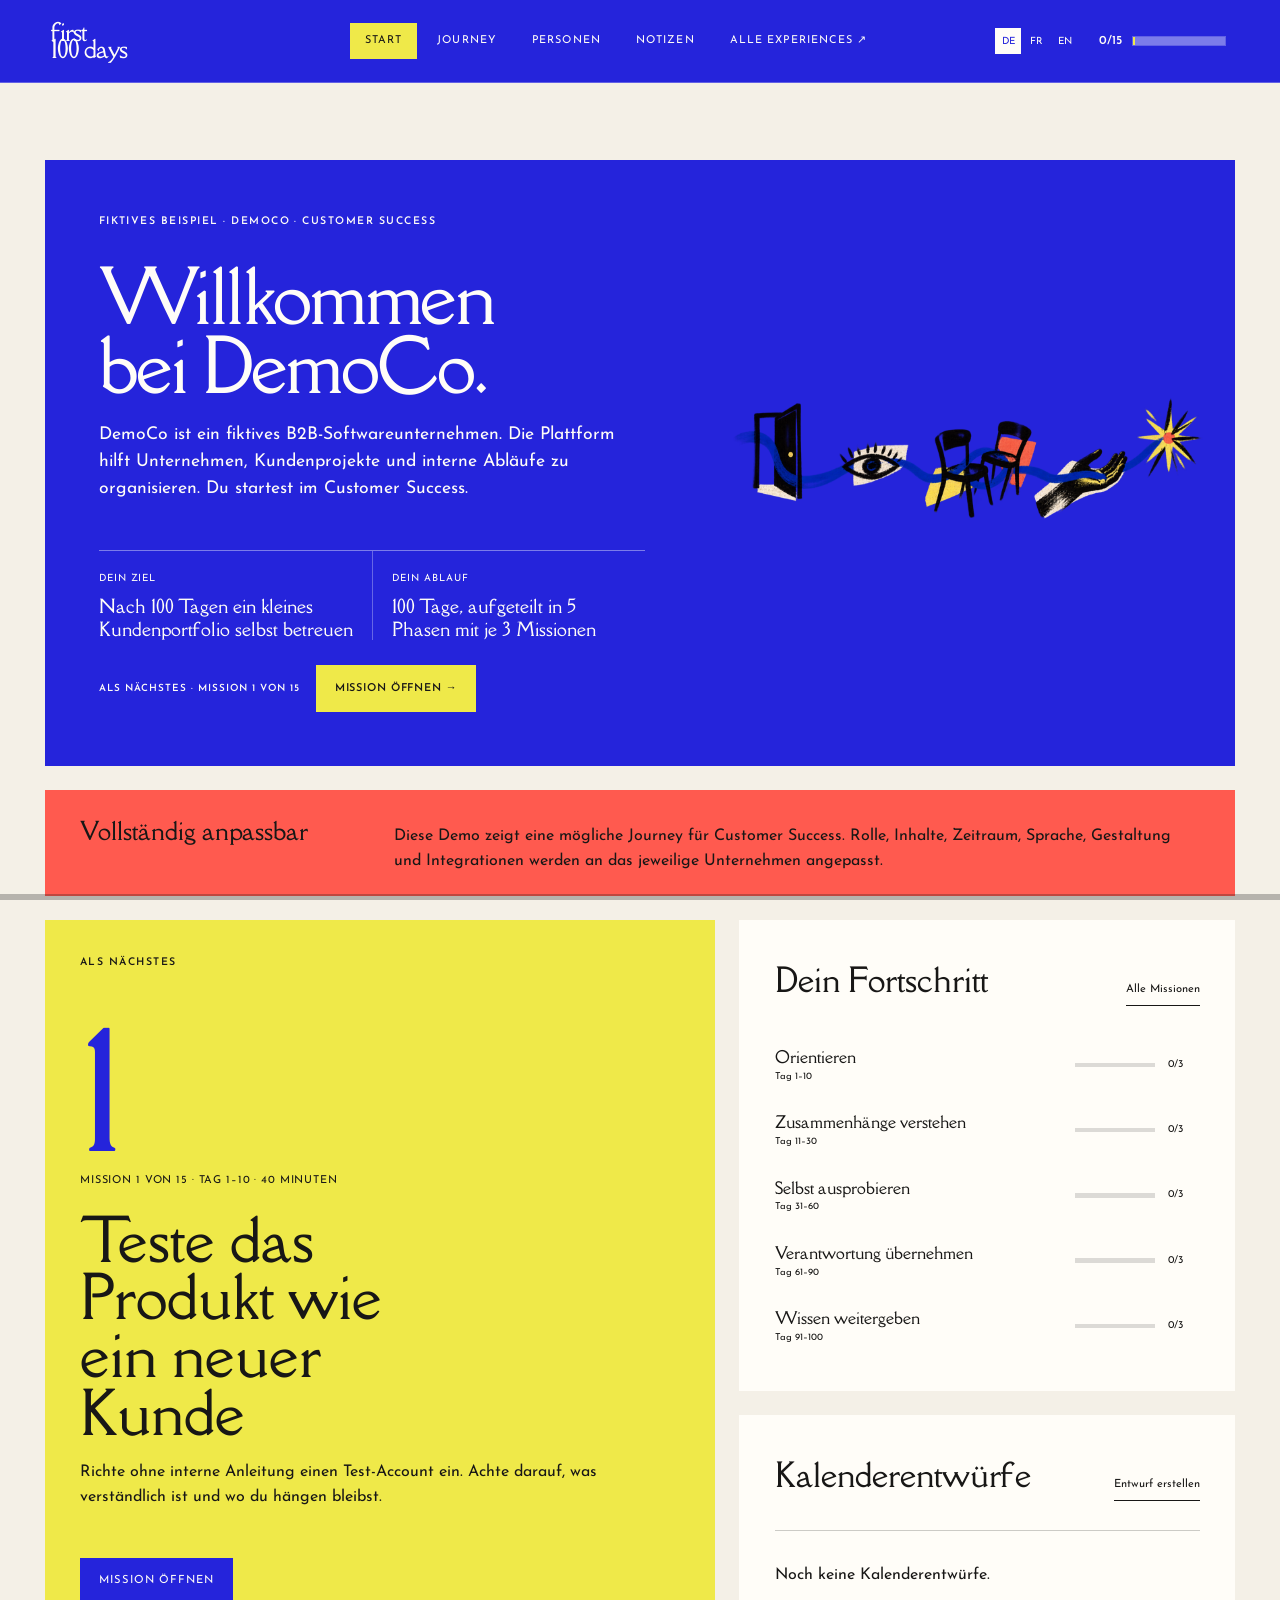
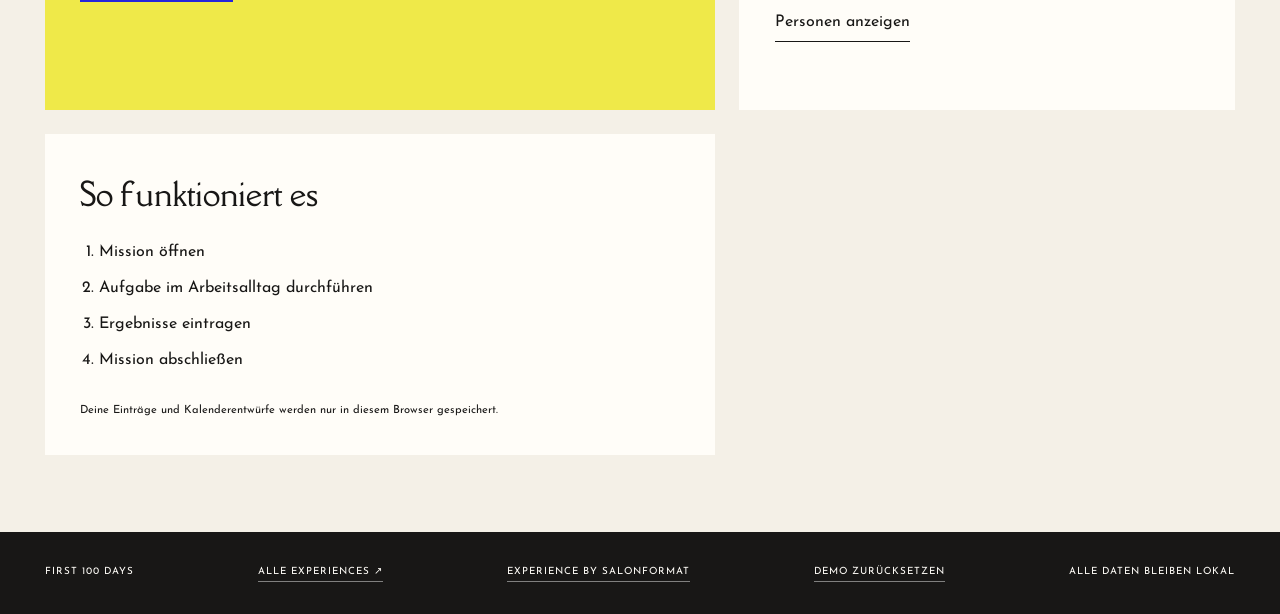
<file: index.html>
<!doctype html>
<html lang="de">
<head>
  <meta charset="UTF-8" />
  <meta name="viewport" content="width=device-width, initial-scale=1.0, viewport-fit=cover" />
  <meta name="theme-color" content="#2524db" />
  <meta name="description" content="First 100 Days – eine rollenbasierte Onboarding Experience von SALONFORMAT." />
  <title>First 100 Days — SALONFORMAT</title>
  <link rel="preconnect" href="https://fonts.googleapis.com">
  <link rel="preconnect" href="https://fonts.gstatic.com" crossorigin>
  <link href="https://fonts.googleapis.com/css2?family=Della+Respira&family=Josefin+Sans:ital,wght@0,300;0,400;0,500;0,600;1,400&display=swap" rel="stylesheet">
  <link rel="stylesheet" href="styles.css?v=11" />
</head>
<body class="app-body">
  <a class="skip-link" href="#main-content">Zum Inhalt</a>

  <header class="app-header">
    <button class="app-brand" type="button" data-route="dashboard" aria-label="Zur Startseite">
      <span>first</span><span>100 days</span>
    </button>
    <nav class="app-nav" aria-label="Hauptnavigation">
      <button type="button" data-route="dashboard" class="active">Start</button>
      <button type="button" data-route="journey">Journey</button>
      <button type="button" data-route="people">Personen</button>
      <button type="button" data-route="notes">Notizen</button>
      <a href="https://salonformat.com/#projects" target="_blank" rel="noreferrer">Alle Experiences ↗</a>
    </nav>
    <div class="header-tools">
      <div class="language-switch" aria-label="Sprache wählen"><button type="button" data-lang="de" class="active">DE</button><button type="button" data-lang="fr">FR</button><button type="button" data-lang="en">EN</button></div>
      <div class="header-progress" aria-label="Gesamtfortschritt"><span id="header-progress-text">0/15</span><span class="header-progress-track"><i id="header-progress-fill"></i></span></div>
    </div>
  </header>

  <main id="main-content" class="app-main">
    <section class="app-view active" id="view-dashboard" data-view="dashboard" aria-labelledby="dashboard-title">
      <div class="dashboard-intro">
        <div class="dashboard-copy">
          <p class="context-label">FIKTIVES BEISPIEL · DEMOCO · CUSTOMER SUCCESS</p>
          <h1 id="dashboard-title">Willkommen bei DemoCo.</h1>
          <p>DemoCo ist ein fiktives B2B-Softwareunternehmen. Die Plattform hilft Unternehmen, Kundenprojekte und interne Abläufe zu organisieren. Du startest im Customer Success.</p>
          <dl class="dashboard-facts">
            <div><dt>Dein Ziel</dt><dd>Nach 100 Tagen ein kleines Kundenportfolio selbst betreuen</dd></div>
            <div><dt>Dein Programm</dt><dd>15 Missionen in fünf Phasen</dd></div>
          </dl>
          <div class="dashboard-quick-start" id="dashboard-quick-start"></div>
        </div>
        <div class="dashboard-art" aria-hidden="true"><img src="assets/journey-ink.png" width="1400" height="466" decoding="async" alt="" /></div>
      </div>

      <aside class="adaptable-note" aria-label="Anpassbarer Prototyp">
        <strong>Vollständig anpassbar</strong>
        <p>Diese Demo zeigt eine mögliche Journey für Customer Success. Rolle, Inhalte, Zeitraum, Sprache, Gestaltung und Integrationen werden an das jeweilige Unternehmen angepasst.</p>
      </aside>

      <div class="dashboard-grid">
        <article class="next-mission-panel">
          <p>ALS NÄCHSTES</p>
          <div id="dashboard-next-mission"></div>
        </article>
        <article class="progress-panel">
          <div class="panel-head"><h2>Dein Fortschritt</h2><button type="button" data-route="journey">Alle Missionen</button></div>
          <div class="phase-progress-list" id="dashboard-phase-progress"></div>
        </article>
        <article class="meetings-panel">
          <div class="panel-head"><h2>Deine Termine</h2><button type="button" data-route="people">Termin planen</button></div>
          <div id="dashboard-meetings"></div>
        </article>
        <article class="how-panel">
          <h2>So funktioniert es</h2>
          <ol>
            <li>Mission öffnen</li>
            <li>Aufgabe im Arbeitsalltag machen</li>
            <li>Ergebnisse eintragen</li>
            <li>Mission abschließen</li>
          </ol>
          <p>Deine Einträge und Termine werden nur in diesem Browser gespeichert.</p>
        </article>
      </div>
    </section>

    <section class="app-view" id="view-journey" data-view="journey" aria-labelledby="journey-title" hidden>
      <header class="view-head">
        <div><p>100 TAGE · 5 PHASEN</p><h1 id="journey-title">Deine Journey</h1></div>
        <p>Wähle eine Phase. Du siehst dann nur die drei Missionen, die zu dieser Phase gehören.</p>
      </header>
      <div class="journey-progress" id="journey-phase-tabs" role="tablist" aria-label="Journey-Phasen"></div>
      <div class="journey-phase-content">
        <header id="journey-phase-head"></header>
        <div class="journey-mission-list" id="journey-mission-list"></div>
      </div>
    </section>

    <section class="app-view" id="view-mission" data-view="mission" aria-label="Aktuelle Mission" hidden>
      <div class="mission-contextbar"><button class="back-link" type="button" data-route="journey">← Zur Journey</button><span id="mission-location"></span></div>
      <article class="focused-mission" id="focused-mission"></article>
    </section>

    <section class="app-view" id="view-people" data-view="people" aria-labelledby="people-title" hidden>
      <header class="view-head">
        <div><p>DEIN NETZWERK</p><h1 id="people-title">Personen kennenlernen</h1></div>
        <p>Für einige Missionen brauchst du die Perspektive anderer Teams. Hier kannst du direkt einen Termin vormerken.</p>
      </header>
      <div class="people-directory" id="people-directory"></div>
    </section>

    <section class="app-view" id="view-notes" data-view="notes" aria-labelledby="notes-title" hidden>
      <header class="view-head">
        <div><p>PRIVAT · NUR AUF DIESEM GERÄT</p><h1 id="notes-title">Meine Notizen</h1></div>
        <p>Für zusätzliche Fragen und Beobachtungen. Die Eingabefelder der einzelnen Missionen findest du direkt in der jeweiligen Mission.</p>
      </header>
      <div class="notes-layout">
        <form id="journal-form" class="notes-form">
          <label for="journal-entry">Neue Notiz</label>
          <textarea id="journal-entry" rows="7" placeholder="Was möchtest du festhalten?"></textarea>
          <div><select id="journal-tag" aria-label="Notiz einordnen"><option value="Beobachtung">Beobachtung</option><option value="Frage">Frage</option><option value="Aha">Aha-Moment</option><option value="Später">Für später</option></select><button type="submit">Notiz speichern</button></div>
        </form>
        <div class="notes-list" id="journal-list" aria-live="polite"></div>
      </div>
    </section>
  </main>

  <dialog id="schedule-dialog" class="schedule-dialog">
    <button class="dialog-close" type="button" data-close-schedule aria-label="Dialog schließen">×</button>
    <p class="context-label">TERMIN PLANEN</p>
    <h2 id="schedule-person-title">Gespräch vereinbaren</h2>
    <p id="schedule-person-context"></p>
    <form id="schedule-form">
      <input type="hidden" id="schedule-person-id" />
      <label>Worum geht es?<select id="schedule-topic"></select></label>
      <div class="schedule-row">
        <label>Datum<input type="date" id="schedule-date" required /></label>
        <label>Uhrzeit<input type="time" id="schedule-time" required /></label>
      </div>
      <label>Dauer<select id="schedule-duration"><option value="20">20 Minuten</option><option value="30">30 Minuten</option><option value="45">45 Minuten</option><option value="60">60 Minuten</option></select></label>
      <label>Notiz <small>optional</small><textarea id="schedule-note" rows="3" placeholder="Was möchtest du besprechen?"></textarea></label>
      <p class="schedule-status" role="status"></p>
      <button class="primary-action" type="submit">Termin speichern</button>
    </form>
  </dialog>

  <dialog id="scheduled-dialog" class="scheduled-dialog">
    <button class="dialog-close" type="button" data-close-confirmation aria-label="Dialog schließen">×</button>
    <p class="context-label">TERMIN GESPEICHERT</p>
    <h2>Der Termin steht in deinem Dashboard.</h2>
    <p>Du kannst zusätzlich eine Kalenderdatei herunterladen und sie in Apple Calendar, Outlook oder Google Calendar öffnen.</p>
    <div><button type="button" class="primary-action" id="download-ics">Kalendereintrag herunterladen</button><button type="button" class="text-button" data-close-confirmation>Fertig</button></div>
  </dialog>

  <div class="undo-toast" id="undo-toast" role="status" aria-live="polite" hidden></div>
  <footer class="app-footer"><span>FIRST 100 DAYS</span><a href="https://salonformat.com/#projects" target="_blank" rel="noreferrer">Alle Experiences ↗</a><a href="https://salonformat.com" target="_blank" rel="noreferrer">Experience by SALONFORMAT</a><button type="button" id="reset-demo">Demo zurücksetzen</button><span>Alle Daten bleiben lokal</span></footer>
  <div class="global-progress" aria-hidden="true"><i id="global-progress-fill"></i></div>
  <script src="locales.js?v=11"></script>
  <script src="app.js?v=11"></script>
</body>
</html>
</file>
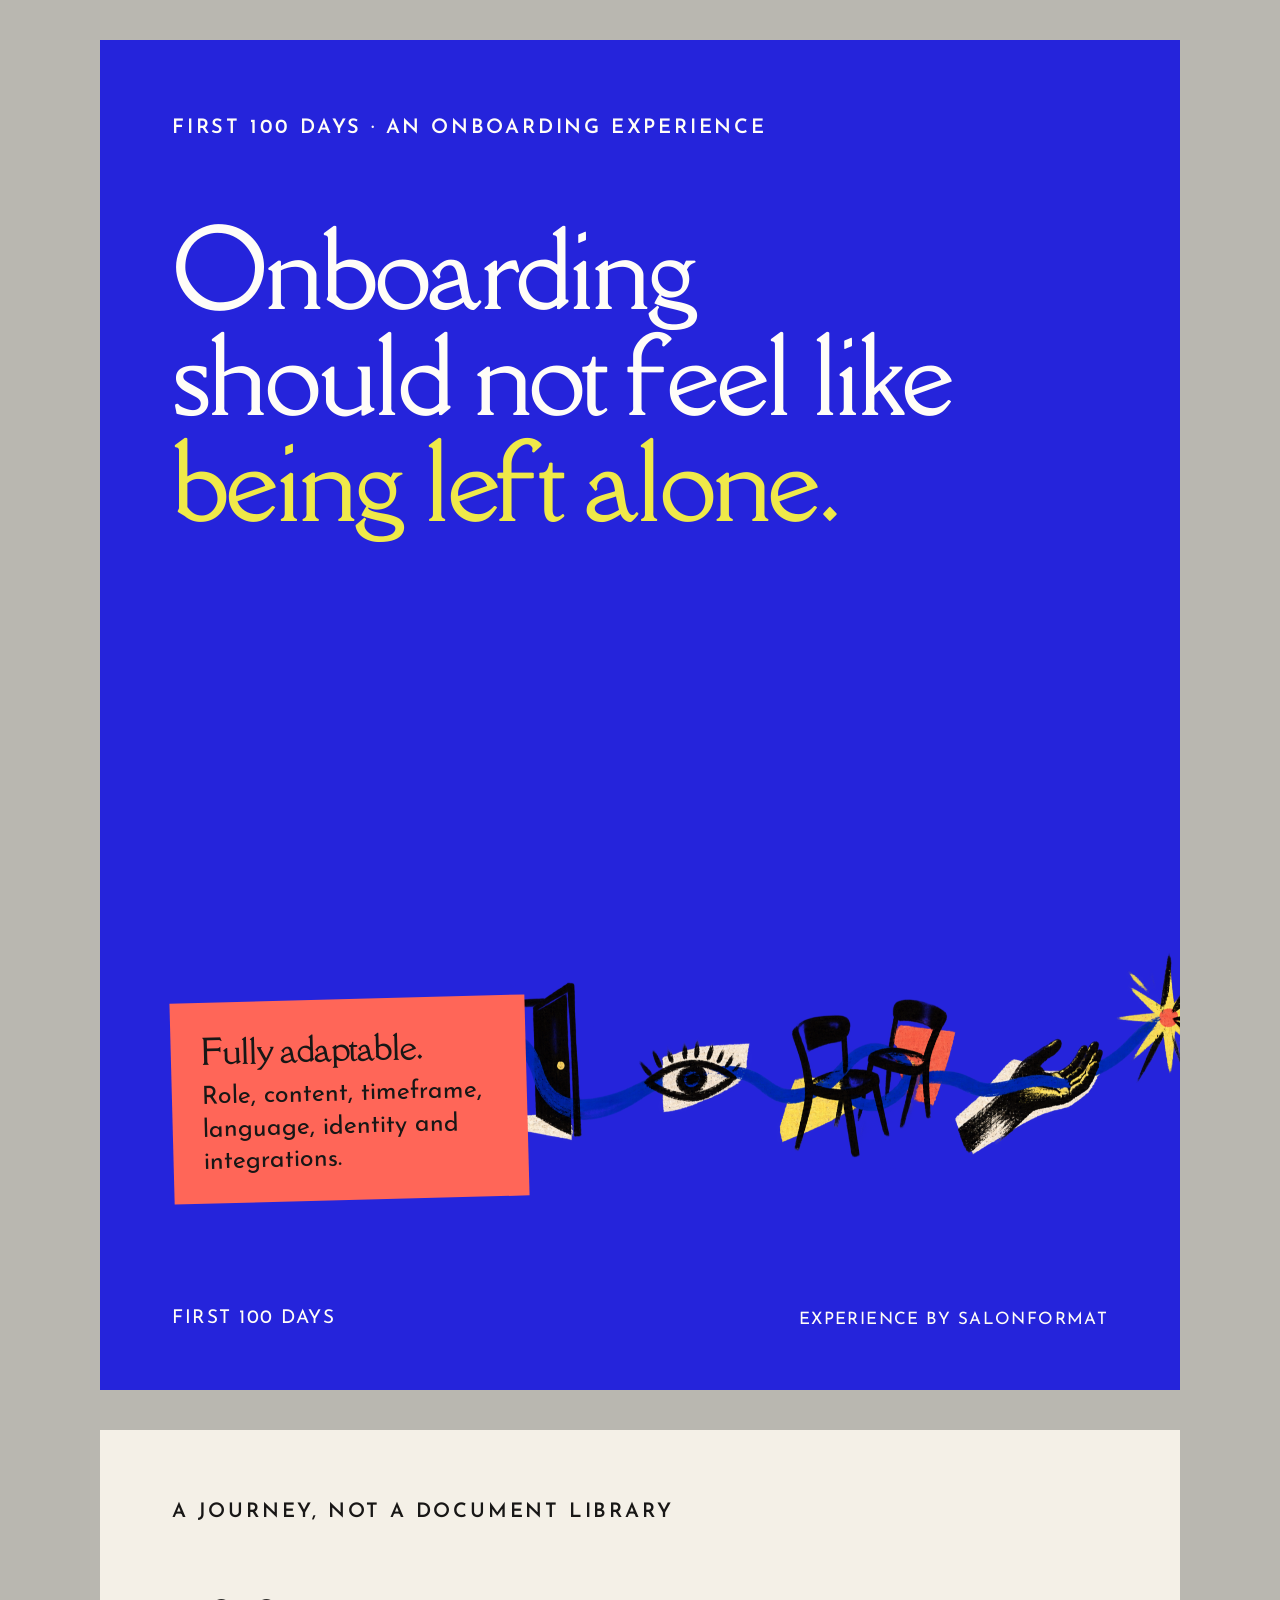
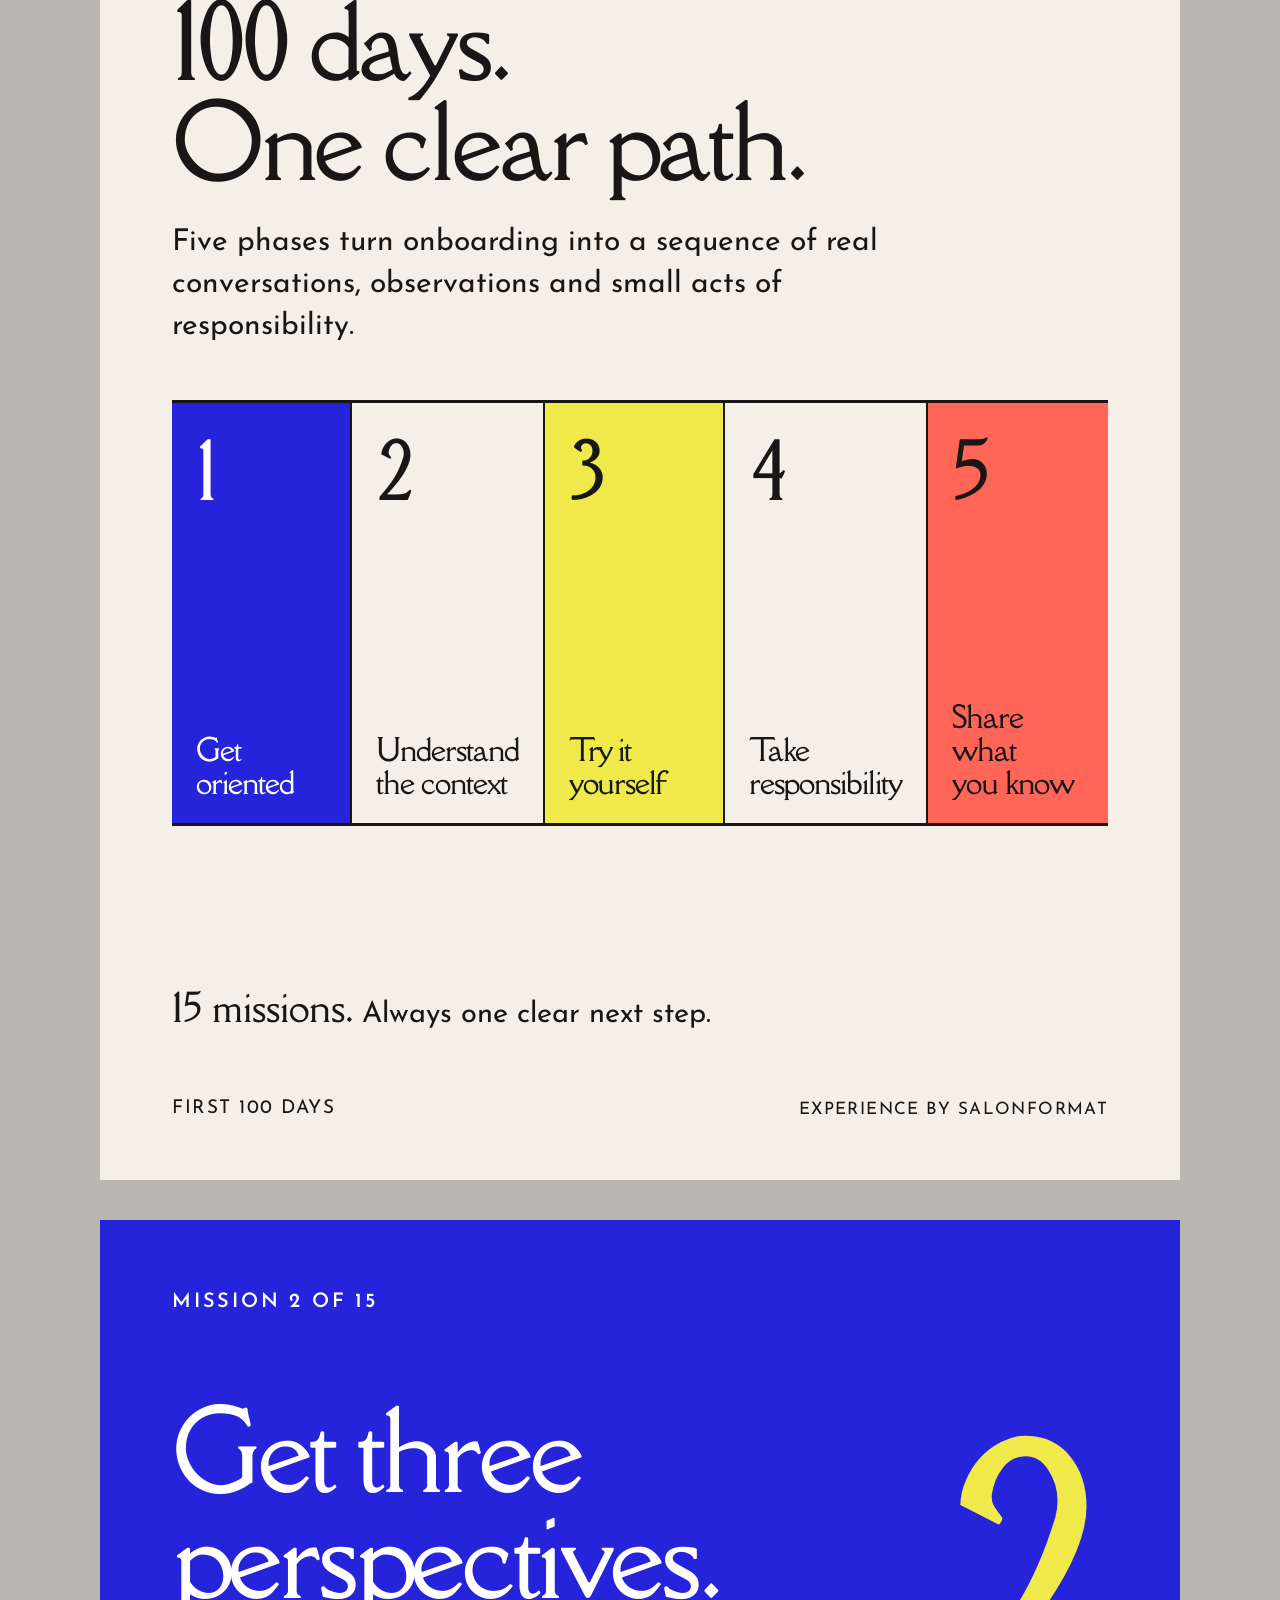
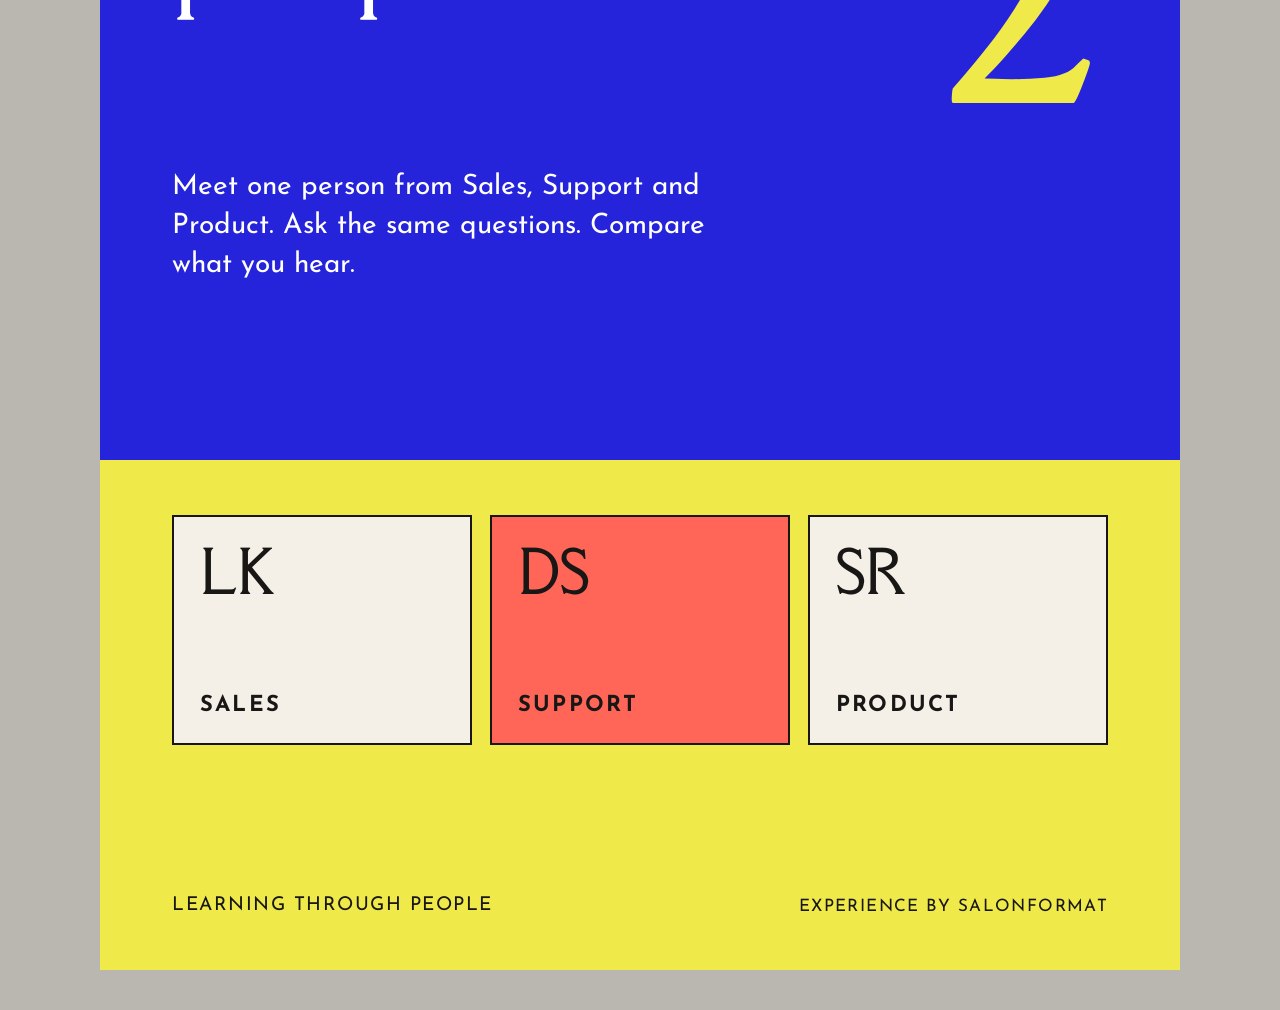
<file: social-cards.html>
<!doctype html>
<html lang="en">
<head>
  <meta charset="UTF-8">
  <meta name="viewport" content="width=device-width, initial-scale=1">
  <title>First 100 Days — LinkedIn cards</title>
  <link rel="preconnect" href="https://fonts.googleapis.com">
  <link rel="preconnect" href="https://fonts.gstatic.com" crossorigin>
  <link href="https://fonts.googleapis.com/css2?family=Della+Respira&family=Josefin+Sans:wght@400;500;600&display=swap" rel="stylesheet">
  <style>
    :root{--blue:#2524db;--ink:#181716;--paper:#f4f0e7;--yellow:#efe949;--coral:#ff6658;--white:#fffdf8}
    *{box-sizing:border-box} html,body{margin:0;background:#b9b7b0;font-family:"Josefin Sans",sans-serif;color:var(--ink)}
    .card{position:relative;width:1080px;height:1350px;overflow:hidden;margin:40px auto;background:var(--paper)}
    body:has(.card:target) .card:not(:target){display:none}
    .card:target{margin:0}
    .serif{font-family:"Della Respira",serif;font-weight:400;letter-spacing:-.035em}
    .micro{font-size:20px;font-weight:600;letter-spacing:.14em;text-transform:uppercase}
    .brand{position:absolute;left:72px;bottom:62px;font-size:19px;letter-spacing:.08em;text-transform:uppercase}
    .credit{position:absolute;right:72px;bottom:62px;font-size:17px;letter-spacing:.08em;text-transform:uppercase}

    .card-one{background:var(--blue);color:var(--white);padding:78px 72px}
    .card-one h1{position:relative;z-index:2;margin:78px 0 0;max-width:820px;font-size:104px;line-height:1.02}
    .card-one h1 em{display:block;color:var(--yellow);font-style:normal}
    .card-one .art{position:absolute;left:365px;bottom:195px;width:760px;height:auto;transform:rotate(-2deg)}
    .card-one .adapt{position:absolute;z-index:3;left:72px;bottom:190px;width:355px;padding:27px 30px 24px;background:var(--coral);color:var(--ink);font-size:25px;line-height:1.3;transform:rotate(-1.5deg)}
    .card-one .adapt strong{display:block;margin-bottom:8px;font-family:"Della Respira",serif;font-size:34px;font-weight:400;letter-spacing:-.03em}

    .card-two{padding:72px;background:var(--paper)}
    .card-two h1{margin:70px 0 28px;max-width:780px;font-size:100px;line-height:1}
    .card-two .intro{max-width:710px;font-size:30px;line-height:1.4}
    .route{position:absolute;left:72px;right:72px;top:570px;display:grid;grid-template-columns:repeat(5,1fr);border-top:3px solid var(--ink);border-bottom:3px solid var(--ink)}
    .phase{height:420px;padding:30px 24px 24px;border-right:2px solid var(--ink);display:flex;flex-direction:column;justify-content:space-between}
    .phase:last-child{border-right:0}.phase:nth-child(1){background:var(--blue);color:white}.phase:nth-child(3){background:var(--yellow)}.phase:nth-child(5){background:var(--coral)}
    .phase .n{font-family:"Della Respira",serif;font-size:76px;line-height:1}
    .phase h2{margin:0;font-family:"Della Respira",serif;font-size:30px;font-weight:400;line-height:1.1;letter-spacing:-.035em}
    .card-two .sum{position:absolute;left:72px;bottom:146px;font-size:29px;line-height:1.35}
    .card-two .sum strong{font-family:"Della Respira",serif;font-size:38px;font-weight:400}

    .card-three{background:var(--yellow);padding:72px}
    .card-three .top{position:absolute;inset:0 0 auto;height:840px;padding:72px;background:var(--blue);color:white}
    .card-three h1{margin:86px 0 0;max-width:720px;font-size:108px;line-height:.98}
    .card-three .number{position:absolute;right:70px;top:190px;color:var(--yellow);font-family:"Della Respira",serif;font-size:330px;line-height:1}
    .card-three .instruction{position:absolute;left:72px;top:520px;width:560px;font-size:28px;line-height:1.4;color:white}
    .people{position:absolute;left:72px;right:72px;top:895px;display:grid;grid-template-columns:repeat(3,1fr);gap:18px}
    .person{height:230px;padding:26px;background:var(--paper);border:2px solid var(--ink);display:flex;flex-direction:column;justify-content:space-between}
    .person:nth-child(2){background:var(--coral)}
    .person .initials{font-family:"Della Respira",serif;font-size:58px;line-height:1}
    .person strong{font-size:22px;letter-spacing:.1em;text-transform:uppercase}
    .card-three .brand,.card-three .credit{bottom:55px}
  </style>
</head>
<body>
  <section class="card card-one" id="card-1">
    <div class="micro">First 100 Days · An onboarding experience</div>
    <h1 class="serif">Onboarding should not feel like <em>being left alone.</em></h1>
    <img class="art" src="assets/journey-ink.png" alt="">
    <div class="adapt"><strong>Fully adaptable.</strong>Role, content, timeframe, language, identity and integrations.</div>
    <div class="brand">First 100 Days</div><div class="credit">Experience by SALONFORMAT</div>
  </section>

  <section class="card card-two" id="card-2">
    <div class="micro">A journey, not a document library</div>
    <h1 class="serif">100 days.<br>One clear path.</h1>
    <p class="intro">Five phases turn onboarding into a sequence of real conversations, observations and small acts of responsibility.</p>
    <div class="route">
      <article class="phase"><span class="n">1</span><h2>Get<br>oriented</h2></article>
      <article class="phase"><span class="n">2</span><h2>Understand<br>the context</h2></article>
      <article class="phase"><span class="n">3</span><h2>Try it<br>yourself</h2></article>
      <article class="phase"><span class="n">4</span><h2>Take<br>responsibility</h2></article>
      <article class="phase"><span class="n">5</span><h2>Share what<br>you know</h2></article>
    </div>
    <div class="sum"><strong>15 missions.</strong> Always one clear next step.</div>
    <div class="brand">First 100 Days</div><div class="credit">Experience by SALONFORMAT</div>
  </section>

  <section class="card card-three" id="card-3">
    <div class="top">
      <div class="micro">Mission 2 of 15</div>
      <h1 class="serif">Get three<br>perspectives.</h1>
      <div class="number">2</div>
      <p class="instruction">Meet one person from Sales, Support and Product. Ask the same questions. Compare what you hear.</p>
    </div>
    <div class="people">
      <article class="person"><span class="initials">LK</span><strong>Sales</strong></article>
      <article class="person"><span class="initials">DS</span><strong>Support</strong></article>
      <article class="person"><span class="initials">SR</span><strong>Product</strong></article>
    </div>
    <div class="brand">Learning through people</div><div class="credit">Experience by SALONFORMAT</div>
  </section>
</body>
</html>
</file>
<file: styles.css>
:root {
  --blue: #2524db;
  --ink: #181716;
  --paper: #f4f0e7;
  --yellow: #efe949;
  --coral: #ff5a4f;
  --white: #fffdf8;
  --line: rgba(24, 23, 22, 0.22);
  --display: "Della Respira", Georgia, serif;
  --sans: "Josefin Sans", Arial, sans-serif;
}

* { box-sizing: border-box; }
html { scroll-behavior: smooth; }
body {
  margin: 0;
  background: var(--paper);
  color: var(--ink);
  font-family: var(--sans);
  font-weight: 400;
  line-height: 1.55;
}

::selection { background: var(--yellow); color: var(--ink); }
a { color: inherit; text-underline-offset: 0.28em; }
button, textarea { font: inherit; }
button { color: inherit; }

.skip-link {
  position: fixed;
  z-index: 100;
  top: 1rem;
  left: 1rem;
  padding: .75rem 1rem;
  background: var(--yellow);
  transform: translateY(-180%);
}
.skip-link:focus { transform: translateY(0); }

.topbar {
  position: absolute;
  z-index: 10;
  inset: 0 0 auto;
  display: grid;
  grid-template-columns: 1fr auto 1fr;
  align-items: start;
  padding: 1.8rem 3.5vw;
  color: var(--white);
}

.wordmark { text-decoration: none; line-height: .75; width: max-content; }
.wordmark span { display: block; font-family: var(--display); font-size: 1.65rem; letter-spacing: -.04em; }
.topbar nav { display: flex; gap: 2.2rem; }
.topbar nav a, .sound-toggle {
  text-decoration: none;
  text-transform: uppercase;
  letter-spacing: .12em;
  font-size: .72rem;
  font-weight: 600;
}
.topbar nav a { border-bottom: 1px solid transparent; }
.topbar nav a:hover { border-color: currentColor; }
.sound-toggle { justify-self: end; border: 0; background: none; cursor: pointer; }
.sound-toggle span { display: inline-block; width: .55rem; height: .55rem; margin-right: .45rem; background: var(--coral); border-radius: 50%; }

.hero {
  min-height: 100svh;
  position: relative;
  overflow: hidden;
  display: grid;
  grid-template-columns: minmax(19rem, 38rem) 1fr;
  align-items: center;
  padding: 9rem 3.5vw 6rem;
  color: var(--white);
  background: var(--blue);
}
.hero::after {
  content: "";
  position: absolute;
  width: 12rem;
  height: 12rem;
  right: 12%;
  top: 13%;
  border: 1px solid rgba(255,255,255,.4);
  border-radius: 50%;
}
.hero-copy { position: relative; z-index: 2; align-self: center; }
.day-label { margin: 0 0 2rem; font-size: .72rem; font-weight: 600; letter-spacing: .16em; }
h1, h2, h3, p { margin-top: 0; }
h1 {
  margin-bottom: 1.6rem;
  max-width: 11ch;
  font-family: var(--display);
  font-size: clamp(3.7rem, 7.1vw, 7.2rem);
  font-weight: 400;
  line-height: .96;
  letter-spacing: -.04em;
}
.hero-intro { max-width: 32rem; font-size: 1.15rem; line-height: 1.6; }
.role-summary { display: grid; grid-template-columns: .8fr 1.35fr .9fr; max-width: 44rem; margin: 2.4rem 0 0; border-top: 1px solid rgba(255,255,255,.45); border-bottom: 1px solid rgba(255,255,255,.45); }
.role-summary div { padding: 1rem 1.2rem 1rem 0; }
.role-summary div + div { padding-left: 1.2rem; border-left: 1px solid rgba(255,255,255,.32); }
.role-summary dt { margin-bottom: .35rem; font-size: .6rem; text-transform: uppercase; letter-spacing: .1em; }
.role-summary dd { margin: 0; font-family: var(--display); font-size: 1rem; line-height: 1.25; }
.hero-actions { display: flex; align-items: center; gap: 1.7rem; margin-top: 2.6rem; }
.primary-action {
  display: inline-flex;
  border: 0;
  padding: 1rem 1.35rem .88rem;
  background: var(--yellow);
  color: var(--ink);
  text-decoration: none;
  text-transform: uppercase;
  letter-spacing: .09em;
  font-size: .75rem;
  font-weight: 600;
  cursor: pointer;
  transition: transform .25s ease-out, background .25s;
}
.primary-action:hover { transform: rotate(-1deg) translateY(-2px); background: var(--white); }
.text-action { border: 0; border-bottom: 1px solid currentColor; padding: .25rem 0; background: none; color: var(--white); cursor: pointer; }
.hero-art { position: absolute; z-index: 1; left: 26%; right: -4%; bottom: 4%; }
.hero-art img { display: block; width: 100%; max-height: 48vh; object-fit: contain; object-position: right bottom; filter: drop-shadow(0 1rem 2rem rgba(0,0,0,.08)); }
.hero-note { position: absolute; right: 3.5vw; bottom: 3rem; z-index: 2; text-align: right; font-size: .8rem; letter-spacing: .06em; }

.promise {
  display: flex;
  justify-content: center;
  align-items: center;
  gap: clamp(.7rem, 2vw, 2.5rem);
  padding: 2.2rem 3.5vw;
  background: var(--yellow);
  text-transform: uppercase;
  letter-spacing: .12em;
  font-size: clamp(.65rem, 1vw, .85rem);
  font-weight: 600;
}
.promise p { margin: 0; }

.start-guide { padding: 8rem 3.5vw; background: var(--paper); scroll-margin-top: 1rem; }
.start-guide > header { display: grid; grid-template-columns: 1fr .55fr; gap: 8vw; align-items: end; margin-bottom: 5rem; }
.start-guide > header h2 { max-width: 12ch; margin: 0; font-family: var(--display); font-size: clamp(3.2rem, 6vw, 6rem); font-weight: 400; line-height: 1; letter-spacing: -.035em; }
.start-guide > header p { max-width: 30rem; margin: 0; font-size: 1.05rem; }
.start-steps { display: grid; grid-template-columns: repeat(4, 1fr); margin: 0; padding: 0; border-top: 1px solid var(--ink); list-style: none; }
.start-steps li { min-height: 17rem; display: flex; flex-direction: column; justify-content: space-between; padding: 1.2rem 1.4rem 1.5rem 0; border-right: 1px solid var(--line); }
.start-steps li + li { padding-left: 1.4rem; }
.start-steps li:last-child { border-right: 0; }
.start-steps > li > span { font-size: .68rem; }
.start-steps h3 { margin-bottom: .8rem; font-family: var(--display); font-size: 1.65rem; font-weight: 400; line-height: 1.1; }
.start-steps p { margin: 0; font-size: .87rem; }
.first-mission-callout { display: grid; grid-template-columns: 1fr auto; gap: 2rem; align-items: center; margin-top: 2rem; padding: 2rem; background: var(--coral); }
.first-mission-callout p { margin-bottom: .7rem; font-size: .65rem; text-transform: uppercase; letter-spacing: .1em; }
.first-mission-callout h3 { margin: 0; font-family: var(--display); font-size: clamp(1.8rem, 3vw, 3.2rem); font-weight: 400; }

.journey { padding: 8rem 3.5vw; }
.section-heading { display: grid; grid-template-columns: 1.25fr .75fr; gap: 8vw; align-items: end; margin-bottom: 6rem; }
.section-heading h2, .support h2, .fresh-copy h2, .closing h2 {
  margin-bottom: 0;
  font-family: var(--display);
  font-size: clamp(3rem, 5.8vw, 6rem);
  font-weight: 400;
  line-height: 1.04;
  letter-spacing: -.035em;
}
.section-heading p { max-width: 33rem; margin: 0; font-size: 1.05rem; }

.timeline { display: grid; grid-template-columns: repeat(5, 1fr); border-top: 1px solid var(--ink); }
.phase {
  min-height: 12.5rem;
  display: flex;
  flex-direction: column;
  align-items: flex-start;
  padding: 1.3rem 1rem 1rem 0;
  border: 0;
  border-right: 1px solid var(--line);
  background: transparent;
  text-align: left;
  cursor: pointer;
  transition: background .2s, padding .2s;
}
.phase:last-child { border-right: 0; }
.phase:hover, .phase.active { padding-left: 1rem; background: var(--blue); color: var(--white); }
.phase-days { font-size: .68rem; letter-spacing: .12em; text-transform: uppercase; }
.phase strong { margin: auto 0 .4rem; font-family: var(--display); font-size: clamp(1.25rem, 2vw, 2rem); font-weight: 400; line-height: 1.05; }
.phase small { font-size: .72rem; }

.phase-detail {
  display: grid;
  grid-template-columns: 1fr 1fr;
  gap: 8vw;
  min-height: 25rem;
  padding: 4.5rem;
  background: var(--blue);
  color: var(--white);
}
.phase-index { font-size: .72rem; letter-spacing: .14em; }
.phase-detail h3 { max-width: 11ch; font-family: var(--display); font-size: clamp(2.5rem, 4vw, 4.5rem); font-weight: 400; line-height: 1.05; }
.phase-body { align-self: end; max-width: 35rem; font-size: 1.05rem; }
.phase-body ul { margin: 2rem 0 0; padding: 0; list-style: none; }
.phase-body li { padding: .8rem 0; border-top: 1px solid rgba(255,255,255,.35); }

.week { display: grid; grid-template-columns: .42fr 1fr; background: var(--ink); color: var(--white); }
.week-number {
  overflow: hidden;
  min-height: 55rem;
  display: flex;
  align-items: center;
  justify-content: center;
  color: var(--coral);
  font-family: var(--display);
  font-size: min(35vw, 34rem);
  line-height: .7;
  writing-mode: vertical-rl;
  transform: rotate(180deg);
}
.week-content { padding: 7rem 5vw 7rem 1rem; }
.week-meta { letter-spacing: .13em; font-size: .7rem; }
.week-content > h2 { max-width: 12ch; margin: 3rem 0 1.6rem; font-family: var(--display); font-size: clamp(3rem, 5.5vw, 5.5rem); font-weight: 400; line-height: 1.02; }
.week-content > p:not(.week-meta) { max-width: 42rem; font-size: 1.1rem; }
.mission-grid { display: grid; grid-template-columns: 1fr 1fr; gap: 2rem; margin-top: 5rem; }
.mission-instruction, .field-note { padding-top: 1.5rem; border-top: 1px solid rgba(255,255,255,.4); }
.mission-grid h3, .field-note label { font-family: var(--display); font-size: 1.8rem; font-weight: 400; }
.mission-instruction ol { padding: 0; list-style: none; }
.mission-instruction li { display: flex; gap: 1rem; padding: .8rem 0; border-bottom: 1px solid rgba(255,255,255,.14); }
.mission-instruction li span { min-width: 4rem; color: var(--yellow); font-size: .73rem; }
.field-note { display: flex; flex-direction: column; }
.field-note label { margin-bottom: .4rem; }
.field-note p { font-size: .85rem; }
.field-note textarea { resize: vertical; width: 100%; padding: 1rem; border: 1px solid rgba(255,255,255,.35); border-radius: 0; outline: 0; background: transparent; color: var(--white); }
.field-note textarea:focus { border-color: var(--yellow); box-shadow: 0 0 0 2px var(--yellow); }
.field-note textarea::placeholder { color: rgba(255,255,255,.55); }
.field-note button { align-self: flex-start; margin-top: 1rem; border: 0; border-bottom: 1px solid var(--yellow); padding: .35rem 0; background: none; color: var(--yellow); cursor: pointer; }
.save-state { min-height: 1.5rem; margin-top: .75rem; color: var(--yellow); }

.support { padding: 8rem 3.5vw; background: var(--coral); }
.support-title-wrap { display: grid; grid-template-columns: 1.1fr .5fr; align-items: end; gap: 10vw; }
.support-title-wrap p { margin-bottom: .6rem; }
.support-roles { display: grid; grid-template-columns: repeat(3, 1fr); margin-top: 6rem; border-top: 1px solid var(--ink); }
.support-roles article { min-height: 18rem; padding: 1.2rem 2rem 2rem 0; border-right: 1px solid rgba(24,23,22,.35); }
.support-roles article + article { padding-left: 2rem; }
.support-roles article:last-child { border: 0; }
.support-roles span { font-size: .68rem; letter-spacing: .12em; }
.support-roles h3 { margin: 6rem 0 1rem; font-family: var(--display); font-size: 2.2rem; font-weight: 400; }
.support-roles p { max-width: 18rem; }

.fresh-eyes { min-height: 52rem; display: grid; grid-template-columns: .9fr 1.1fr; align-items: center; padding: 7rem 3.5vw; }
.fresh-art { display: flex; justify-content: center; }
.fresh-art img { max-width: min(90%, 38rem); max-height: 42rem; object-fit: contain; }
.fresh-copy { padding-left: 4vw; }
.fresh-copy h2 { max-width: 13ch; font-size: clamp(3.2rem, 5.2vw, 5.5rem); }
.fresh-copy > p:not(.day-label):not(.privacy-note) { max-width: 39rem; margin-top: 2rem; font-size: 1.08rem; }
.fresh-copy blockquote { margin: 3rem 0; padding: 2rem 0; border-top: 1px solid; border-bottom: 1px solid; font-family: var(--display); font-size: clamp(1.5rem, 2.4vw, 2.4rem); line-height: 1.35; }
.privacy-note { max-width: 39rem; font-size: .78rem; letter-spacing: .02em; }

.closing { padding: 10rem 3.5vw; background: var(--yellow); text-align: center; }
.closing > p { letter-spacing: .14em; text-transform: uppercase; font-size: .7rem; }
.closing h2 { max-width: 17ch; margin: 2rem auto 3rem; }
.closing a { text-transform: uppercase; letter-spacing: .1em; font-size: .72rem; font-weight: 600; }

footer { display: flex; justify-content: space-between; gap: 2rem; padding: 2rem 3.5vw; background: var(--blue); color: var(--white); text-transform: uppercase; font-size: .62rem; letter-spacing: .12em; }

.journey-app { padding: 8rem 3.5vw; background: var(--paper); }
.journey-app-head { display: grid; grid-template-columns: 1.2fr .6fr; gap: 8vw; align-items: end; margin-bottom: 5rem; }
.journey-app-head h2 { max-width: 13ch; margin-bottom: 1.5rem; font-family: var(--display); font-size: clamp(3.4rem, 6vw, 6rem); font-weight: 400; line-height: 1; letter-spacing: -.035em; }
.journey-app-head > div > p { max-width: 42rem; font-size: 1.05rem; }
.overall-progress > div:first-child { display: flex; align-items: baseline; gap: .8rem; }
.overall-progress strong { font-family: var(--display); font-size: 4.5rem; font-weight: 400; line-height: .8; }
.overall-progress span { font-size: .8rem; text-transform: uppercase; letter-spacing: .1em; }
.overall-progress p { margin: 1rem 0 0; font-size: .72rem; }
.progress-track { width: 100%; height: .55rem; margin-top: 1.2rem; background: rgba(24,23,22,.14); }
.progress-track span { display: block; width: 0; height: 100%; background: var(--coral); transition: width .4s ease-out; }

.journey-shell { display: grid; grid-template-columns: minmax(20rem, .72fr) minmax(32rem, 1.28fr); align-items: start; border-top: 1px solid var(--ink); }
.mission-navigation { position: sticky; top: 0; max-height: 100vh; overflow-y: auto; border-right: 1px solid var(--ink); }
.phase-filter { border-bottom: 1px solid var(--ink); }
.phase-filter button { width: 100%; display: grid; grid-template-columns: 5.5rem 1fr auto; gap: 1rem; align-items: center; border: 0; border-bottom: 1px solid var(--line); padding: 1rem 1.2rem 1rem 0; background: transparent; text-align: left; cursor: pointer; }
.phase-filter button:last-child { border-bottom: 0; }
.phase-filter button:hover { background: var(--white); padding-left: .8rem; }
.phase-filter button[aria-selected="true"] { padding-left: .8rem; background: var(--blue); color: var(--white); }
.phase-filter button span, .phase-filter button small { font-size: .65rem; text-transform: uppercase; letter-spacing: .08em; }
.phase-filter button strong { font-family: var(--display); font-size: 1.15rem; font-weight: 400; }
.phase-filter button small { justify-self: end; }

.mission-list { background: var(--ink); color: var(--white); }
.mission-list-head { padding: 2rem 1.5rem 1.5rem; }
.mission-list-head span { color: var(--yellow); font-size: .65rem; text-transform: uppercase; letter-spacing: .1em; }
.mission-list-head h3 { margin: .45rem 0 0; font-family: var(--display); font-size: 2rem; font-weight: 400; }
.mission-link { width: 100%; display: grid; grid-template-columns: 2.5rem 1fr; gap: 1rem; border: 0; border-top: 1px solid rgba(255,255,255,.18); padding: 1.15rem 1.5rem; background: transparent; color: var(--white); text-align: left; cursor: pointer; }
.mission-link:hover, .mission-link.active { background: var(--yellow); color: var(--ink); }
.mission-status { display: grid; place-items: center; width: 2rem; height: 2rem; border: 1px solid currentColor; border-radius: 50%; font-size: .65rem; }
.mission-link strong, .mission-link small { display: block; }
.mission-link strong { margin-bottom: .25rem; font-family: var(--display); font-size: 1rem; font-weight: 400; line-height: 1.25; }
.mission-link small { font-size: .68rem; }

.mission-workspace { min-height: 70rem; background: var(--white); scroll-margin-top: 1rem; }
.mission-head { padding: 4.5rem clamp(2rem, 5vw, 5.5rem); background: var(--blue); color: var(--white); }
.mission-position { display: flex; flex-wrap: wrap; gap: .6rem 1.5rem; margin-bottom: 3.5rem; }
.mission-position span { font-size: .68rem; text-transform: uppercase; letter-spacing: .11em; }
.mission-head h2 { max-width: 12ch; margin-bottom: 1.5rem; font-family: var(--display); font-size: clamp(3rem, 5vw, 5.2rem); font-weight: 400; line-height: 1; letter-spacing: -.03em; }
.mission-head > p { max-width: 42rem; margin: 0; font-size: 1.08rem; }
.mission-steps { display: grid; grid-template-columns: .5fr 1fr; gap: 3rem; padding: 3.5rem clamp(2rem, 5vw, 5.5rem); background: var(--yellow); }
.mission-steps h3, .form-intro h3 { font-family: var(--display); font-size: 1.8rem; font-weight: 400; }
.mission-steps ol { margin: 0; padding: 0; list-style: none; counter-reset: steps; }
.mission-steps li { counter-increment: steps; display: grid; grid-template-columns: 2rem 1fr; gap: .8rem; padding: .8rem 0; border-top: 1px solid rgba(24,23,22,.3); }
.mission-steps li::before { content: counter(steps); font-size: .68rem; }

.mission-form { padding: 4.5rem clamp(2rem, 5vw, 5.5rem); }
.form-intro { margin-bottom: 3rem; }
.form-intro h3 { margin-bottom: .5rem; font-size: 2.4rem; }
.form-intro p { font-size: .8rem; }
.mission-field { display: block; margin-top: 2.2rem; }
.mission-field > span { display: block; margin-bottom: .7rem; font-family: var(--display); font-size: 1.4rem; }
.mission-field > span small { margin-left: .5rem; font-family: var(--sans); font-size: .6rem; text-transform: uppercase; letter-spacing: .08em; }
.mission-field textarea { width: 100%; min-height: 8rem; resize: vertical; border: 1px solid var(--ink); border-radius: 0; padding: 1rem; background: var(--paper); color: var(--ink); line-height: 1.5; }
.mission-field textarea:focus { outline: 2px solid var(--blue); outline-offset: 2px; background: var(--white); }
.mission-field textarea::placeholder { color: #66625c; }
.mission-form-status { min-height: 1.5rem; margin: 1rem 0 0; color: var(--blue); font-size: .78rem; }
.mission-actions { display: flex; justify-content: flex-end; gap: .8rem; margin-top: 1.2rem; padding-top: 1.5rem; border-top: 1px solid var(--line); }
.mission-actions button { border: 1px solid var(--ink); padding: .9rem 1.1rem .78rem; background: transparent; cursor: pointer; text-transform: uppercase; letter-spacing: .07em; font-size: .7rem; }
.mission-actions .complete-mission { border-color: var(--blue); background: var(--blue); color: var(--white); }
.mission-actions .complete-mission.is-complete { border-color: var(--ink); background: var(--yellow); color: var(--ink); }
.mission-next { display: flex; justify-content: space-between; padding: 1.5rem clamp(2rem, 5vw, 5.5rem) 4rem; }
.mission-next button { border: 0; border-bottom: 1px solid currentColor; padding: .35rem 0; background: transparent; cursor: pointer; }
.mission-loading { padding: 4rem; }

.my-space-trigger {
  position: fixed;
  z-index: 30;
  right: 1.5rem;
  bottom: 1.5rem;
  display: flex;
  align-items: center;
  gap: .75rem;
  padding: .75rem 1rem .72rem .75rem;
  border: 0;
  background: var(--white);
  box-shadow: .45rem .55rem 1.8rem rgba(24,23,22,.18);
  cursor: pointer;
  text-align: left;
}
.trigger-mark { width: 2.25rem; height: 2.25rem; background: var(--coral); border-radius: 52% 48% 38% 62% / 45% 38% 62% 55%; transform: rotate(12deg); }
.my-space-trigger strong, .my-space-trigger small { display: block; }
.my-space-trigger strong { font-family: var(--display); font-size: 1.05rem; font-weight: 400; }
.my-space-trigger small { font-size: .6rem; letter-spacing: .04em; }

.my-space {
  position: fixed;
  z-index: 50;
  inset: 0 0 0 auto;
  width: min(42rem, 100%);
  overflow-y: auto;
  padding: 2.4rem;
  background: var(--paper);
  box-shadow: -1rem 0 4rem rgba(24,23,22,.18);
  transform: translateX(105%);
  visibility: hidden;
  transition: transform .45s cubic-bezier(.2,.8,.2,1), visibility .45s;
}
.my-space.open { transform: translateX(0); visibility: visible; }
.space-backdrop { position: fixed; z-index: 40; inset: 0; background: rgba(24,23,22,.45); }
.space-backdrop:not([hidden]) { display: block; }
.space-head { display: flex; justify-content: space-between; gap: 2rem; }
.space-head p { margin-bottom: 1rem; font-size: .65rem; letter-spacing: .13em; }
.space-head h2 { max-width: 12ch; margin: 0; font-family: var(--display); font-size: clamp(2.5rem, 5vw, 4.6rem); font-weight: 400; line-height: 1; }
.space-close { align-self: start; border: 0; background: none; font-size: 2.3rem; line-height: 1; cursor: pointer; }
.space-panel { padding: 3rem 0 1rem; }
.space-prompt { max-width: 31rem; font-size: 1.05rem; }
.journal-form { margin-top: 2rem; }
.journal-form label { display: block; margin-bottom: .5rem; font-size: .68rem; text-transform: uppercase; letter-spacing: .1em; }
.journal-form textarea { width: 100%; padding: 1rem; border: 1px solid var(--ink); border-radius: 0; background: var(--white); color: var(--ink); resize: vertical; }
.journal-actions { display: flex; justify-content: space-between; gap: .7rem; margin-top: .7rem; }
.journal-actions select { border: 0; border-bottom: 1px solid var(--ink); padding: .6rem .2rem; background: transparent; }
.journal-actions button { border: 0; padding: .7rem 1rem .6rem; background: var(--blue); color: var(--white); cursor: pointer; }
.journal-list { display: grid; gap: .8rem; margin-top: 2rem; }
.journal-empty { padding: 2rem 0; border-top: 1px solid var(--line); color: rgba(24,23,22,.6); font-size: .85rem; }
.journal-note { position: relative; padding: 1rem 2.8rem 1rem 1rem; background: var(--white); }
.journal-note .note-meta { margin-bottom: .5rem; color: var(--blue); font-size: .62rem; text-transform: uppercase; letter-spacing: .09em; }
.journal-note p { margin: 0; white-space: pre-wrap; }
.journal-note button { position: absolute; top: .65rem; right: .65rem; border: 0; background: none; cursor: pointer; font-size: 1rem; }
.space-privacy { margin: 3rem 0 0; padding-top: 1rem; border-top: 1px solid var(--line); font-size: .68rem; }

dialog { max-width: 42rem; border: 0; padding: 4rem; background: var(--paper); color: var(--ink); box-shadow: .8rem 1rem 4rem rgba(0,0,0,.3); }
dialog::backdrop { background: rgba(37,36,219,.82); backdrop-filter: blur(4px); }
.dialog-close { position: absolute; top: 1rem; right: 1rem; border: 0; background: none; font-size: 2rem; cursor: pointer; }
.dialog-mark { margin-bottom: 2rem; color: var(--coral); font-family: var(--display); font-size: 5rem; line-height: .8; }
dialog h2 { font-family: var(--display); font-size: 2.7rem; font-weight: 400; line-height: 1.1; }
dialog .primary-action { margin-top: 1rem; background: var(--blue); color: var(--white); }

.focus-mode .hero::after, .focus-mode .hero-note, .focus-mode .promise { display: none; }
.focus-mode * { animation: none !important; transition: none !important; }

:focus-visible { outline: 2px solid var(--yellow); outline-offset: 4px; }

@media (max-width: 850px) {
  .topbar { grid-template-columns: 1fr auto; padding: 1.3rem 1.2rem; }
  .topbar nav { display: none; }
  .hero { min-height: 53rem; display: block; padding: 8rem 1.2rem 4rem; }
  .hero-copy { max-width: 36rem; }
  .hero-art { left: 2%; right: -22%; bottom: 6rem; opacity: .72; }
  .hero-art img { max-height: 27vh; }
  .hero-note { right: 1.2rem; bottom: 1.4rem; }
  .role-summary { grid-template-columns: 1fr; max-width: 32rem; }
  .role-summary div, .role-summary div + div { padding: .7rem 0; border-left: 0; border-top: 1px solid rgba(255,255,255,.24); }
  .role-summary div:first-child { border-top: 0; }
  .start-guide { padding: 5rem 1.2rem; }
  .start-guide > header { grid-template-columns: 1fr; gap: 2rem; margin-bottom: 3rem; }
  .start-steps { grid-template-columns: 1fr; }
  .start-steps li, .start-steps li + li { min-height: auto; display: grid; grid-template-columns: 2rem 1fr; gap: 1rem; padding: 1.2rem 0; border-right: 0; border-bottom: 1px solid var(--line); }
  .first-mission-callout { grid-template-columns: 1fr; padding: 1.4rem; }
  .first-mission-callout .primary-action { justify-self: start; }
  .section-heading, .phase-detail, .support-title-wrap, .fresh-eyes { grid-template-columns: 1fr; }
  .journey { padding: 5rem 1.2rem; }
  .section-heading { gap: 2rem; margin-bottom: 4rem; }
  .journey-app { padding: 5rem 1.2rem; }
  .journey-app-head { grid-template-columns: 1fr; gap: 3rem; margin-bottom: 3rem; }
  .journey-shell { grid-template-columns: 1fr; }
  .mission-navigation { position: static; max-height: none; border-right: 0; }
  .phase-filter { display: flex; gap: .5rem; overflow-x: auto; padding-bottom: .7rem; scroll-snap-type: x mandatory; }
  .phase-filter button { min-width: 15rem; grid-template-columns: 1fr auto; padding: .9rem; border: 1px solid var(--line); scroll-snap-align: start; }
  .phase-filter button span { grid-column: 1 / -1; }
  .phase-filter button:hover, .phase-filter button[aria-selected="true"] { padding-left: .9rem; }
  .mission-list { margin-bottom: 1rem; }
  .mission-head { padding: 3rem 1.3rem; }
  .mission-position { margin-bottom: 2.5rem; }
  .mission-steps { grid-template-columns: 1fr; gap: 1rem; padding: 2.5rem 1.3rem; }
  .mission-form { padding: 3rem 1.3rem; }
  .mission-actions { flex-direction: column; }
  .mission-actions button { width: 100%; }
  .mission-next { padding: 1rem 1.3rem 3rem; }
  .timeline { grid-template-columns: 1fr; border-top: 0; }
  .phase { min-height: auto; flex-direction: row; align-items: center; gap: 1rem; padding: 1rem 0; border-right: 0; border-top: 1px solid var(--ink); }
  .phase strong { margin: 0 auto 0 0; font-size: 1.35rem; }
  .phase:hover, .phase.active { padding-left: 1rem; }
  .phase-detail { min-height: 35rem; gap: 2rem; padding: 2.5rem 1.3rem; }
  .week { grid-template-columns: 1fr; }
  .week-number { min-height: auto; height: 13rem; justify-content: flex-start; padding-left: 1rem; font-size: 12rem; writing-mode: initial; transform: none; }
  .week-content { padding: 4rem 1.2rem; }
  .mission-grid { grid-template-columns: 1fr; }
  .support { padding: 5rem 1.2rem; }
  .support-title-wrap { gap: 2rem; }
  .support-roles { grid-template-columns: 1fr; }
  .support-roles article, .support-roles article + article { min-height: auto; padding: 1rem 0 2rem; border-right: 0; border-bottom: 1px solid rgba(24,23,22,.35); }
  .support-roles h3 { margin-top: 3rem; }
  .fresh-eyes { padding: 5rem 1.2rem; }
  .fresh-art img { max-height: 25rem; }
  .fresh-copy { padding: 2rem 0 0; }
  .closing { padding: 7rem 1.2rem; }
  footer { flex-direction: column; padding: 2rem 1.2rem; }
  dialog { width: calc(100% - 2rem); padding: 3rem 1.5rem; }
  .my-space-trigger { right: .8rem; bottom: .8rem; }
  .my-space { padding: 1.5rem 1.2rem; }
}

@media (prefers-reduced-motion: reduce) {
  html { scroll-behavior: auto; }
  *, *::before, *::after { scroll-behavior: auto !important; transition: none !important; }
}

/* App layout */
.app-body { min-height: 100vh; background: var(--paper); }
.app-header { position: sticky; z-index: 40; top: 0; height: 5.2rem; display: grid; grid-template-columns: 12rem 1fr auto; align-items: center; gap: 2rem; padding: 0 3.5vw; background: var(--blue); color: var(--white); border-bottom: 1px solid rgba(255,255,255,.28); }
.app-brand { width: max-content; border: 0; background: none; color: inherit; cursor: pointer; text-align: left; line-height: .7; }
.app-brand span { display: block; font-family: var(--display); font-size: 1.5rem; letter-spacing: -.04em; }
.app-nav { display: flex; justify-content: center; gap: .4rem; }
.app-nav button, .app-nav a { border: 0; padding: .65rem .9rem .55rem; background: transparent; color: inherit; text-decoration: none; text-transform: uppercase; letter-spacing: .1em; font-size: .68rem; cursor: pointer; }
.app-nav button.active { background: var(--yellow); color: var(--ink); }
.header-tools { display: flex; align-items: center; gap: 1.3rem; }
.language-switch { display: flex; gap: .15rem; }
.language-switch button { border: 0; padding: .35rem .4rem .28rem; background: transparent; color: var(--white); font-size: .62rem; cursor: pointer; }
.language-switch button.active { background: var(--white); color: var(--blue); }
.header-progress { display: flex; align-items: center; gap: .65rem; min-width: 8.5rem; font-size: .76rem; font-weight: 600; font-variant-numeric: tabular-nums; }
.header-progress-track { width: 5.75rem; height: .48rem; overflow: hidden; background: rgba(255,255,255,.4); outline: 1px solid rgba(255,255,255,.28); }
.header-progress-track i { display: block; min-width: .18rem; height: 100%; background: var(--yellow); transition: width .35s ease-out; }
.mobile-menu { display: none; }
.app-main { min-height: calc(100vh - 5.2rem); }
.app-view { padding: clamp(3rem, 6vw, 6.5rem) 3.5vw; }
.app-view[hidden] { display: none; }
.context-label, .view-head > div > p, .next-mission-panel > p { font-size: .66rem; font-weight: 600; letter-spacing: .14em; text-transform: uppercase; }

.dashboard-intro { min-height: 32rem; display: grid; grid-template-columns: minmax(0, 1fr) minmax(20rem, .82fr); overflow: hidden; background: var(--blue); color: var(--white); }
.dashboard-copy { position: relative; z-index: 2; min-width: 0; padding: clamp(2.5rem, 4.2vw, 5rem); }
.dashboard-copy h1 { max-width: 12ch; margin: 2rem 0 1.3rem; font-size: clamp(3.25rem, 5.6vw, 6.2rem); line-height: .96; letter-spacing: -.035em; text-wrap: balance; overflow-wrap: normal; word-break: normal; hyphens: none; }
.dashboard-copy > p:not(.context-label) { max-width: 34rem; font-size: 1.1rem; }
.dashboard-facts { display: grid; grid-template-columns: 1fr 1fr; margin: 3rem 0 0; border-top: 1px solid rgba(255,255,255,.4); }
.dashboard-facts div { padding: 1.2rem 1.2rem 0 0; }
.dashboard-facts div + div { padding-left: 1.2rem; border-left: 1px solid rgba(255,255,255,.3); }
.dashboard-facts dt { font-size: .62rem; text-transform: uppercase; letter-spacing: .1em; }
.dashboard-facts dd { margin: .5rem 0 0; font-family: var(--display); font-size: 1.15rem; line-height: 1.25; }
.dashboard-quick-start { display: flex; align-items: center; gap: 1rem; width: fit-content; margin-top: 1.6rem; }
.dashboard-quick-start > span { font-size: .62rem; font-weight: 600; letter-spacing: .1em; text-transform: uppercase; }
.dashboard-quick-start > button { min-height: 2.9rem; border: 0; padding: .85rem 1.15rem .75rem; background: var(--yellow); color: var(--ink); font-size: .68rem; font-weight: 600; letter-spacing: .08em; text-transform: uppercase; cursor: pointer; }
.dashboard-art { display: grid; place-items: center; min-width: 0; padding: 3rem 2rem; background: var(--blue); }
.dashboard-art img { width: 100%; max-height: 23rem; object-fit: contain; }
.adaptable-note { display: grid; grid-template-columns: minmax(12rem, .35fr) 1fr; gap: 2rem; align-items: baseline; margin-top: 1.5rem; padding: 1.4rem 2.2rem; background: var(--coral); color: var(--ink); }
.adaptable-note strong { font-family: var(--display); font-size: 1.5rem; font-weight: 400; }
.adaptable-note p { max-width: 62rem; margin: 0; }

.dashboard-grid { display: grid; grid-template-columns: 1.15fr .85fr; margin-top: 1.5rem; gap: 1.5rem; }
.dashboard-grid > article { min-width: 0; padding: 2.2rem; background: var(--white); }
.next-mission-panel { grid-row: span 2; background: var(--yellow) !important; }
.next-mission-panel > p { margin-bottom: 4.5rem; }
.next-mission-panel span { font-size: .68rem; text-transform: uppercase; letter-spacing: .08em; }
.next-mission-panel h2 { max-width: 11ch; margin: 1.2rem 0; font-family: var(--display); font-size: clamp(2.8rem, 4.5vw, 5rem); font-weight: 400; line-height: 1; }
.next-mission-panel #dashboard-next-mission > p { max-width: 39rem; }
.dashboard-mission-number { display: block; margin: -.4rem 0 1.2rem; color: var(--blue); font-family: var(--display); font-size: clamp(7rem, 12vw, 11rem); font-weight: 400; line-height: .72; letter-spacing: -.04em; }
.next-mission-panel button, .panel-head button, .empty-state button { border: 0; border-bottom: 1px solid; padding: .4rem 0; background: none; cursor: pointer; }
.next-mission-panel #dashboard-next-mission > button { margin-top: 2rem; padding: .9rem 1.2rem .78rem; border: 0; background: var(--blue); color: var(--white); text-transform: uppercase; letter-spacing: .08em; font-size: .7rem; }
.panel-head { display: flex; justify-content: space-between; gap: 1rem; align-items: baseline; margin-bottom: 1.8rem; }
.panel-head h2, .how-panel h2 { margin: 0; font-family: var(--display); font-size: 2rem; font-weight: 400; }
.panel-head button { font-size: .7rem; }
.phase-progress-list { display: grid; gap: .3rem; }
.phase-progress-list button { display: grid; grid-template-columns: minmax(9rem, 1fr) 5rem 2rem; align-items: center; gap: .8rem; width: 100%; border: 0; padding: .65rem 0; background: none; text-align: left; cursor: pointer; }
.phase-progress-list strong, .phase-progress-list small { display: block; }
.phase-progress-list strong { font-family: var(--display); font-weight: 400; }
.phase-progress-list small { font-size: .6rem; }
.phase-progress-list i { height: .28rem; background: rgba(24,23,22,.15); }
.phase-progress-list b { display: block; height: 100%; background: var(--coral); }
.phase-progress-list em { font-size: .65rem; font-style: normal; }
.meeting-card { display: grid; grid-template-columns: 3.5rem 1fr auto; align-items: center; gap: 1rem; padding: .85rem 0; border-top: 1px solid var(--line); }
.meeting-card time { font-size: .62rem; text-transform: uppercase; }
.meeting-card time strong { display: block; margin-top: .15rem; font-family: var(--display); font-size: 1rem; font-weight: 400; }
.meeting-card h3, .meeting-card p { margin: 0; }
.meeting-card h3 { font-family: var(--display); font-size: 1rem; font-weight: 400; }
.meeting-card p { font-size: .68rem; }
.meeting-card button { width: 2rem; height: 2rem; border: 1px solid; border-radius: 50%; background: none; cursor: pointer; }
.empty-state { padding: 2rem 0; border-top: 1px solid var(--line); }
.how-panel ol { padding-left: 1.2rem; }
.how-panel li { padding: .35rem 0; }
.how-panel > p { margin: 1.5rem 0 0; font-size: .7rem; }

.view-head { display: grid; grid-template-columns: 1fr .55fr; gap: 8vw; align-items: end; max-width: 90rem; margin: 0 auto 5rem; }
.view-head h1 { margin: 1rem 0 0; font-size: clamp(4rem, 7vw, 7rem); }
.view-head > p { max-width: 31rem; margin: 0; font-size: 1.05rem; }
.journey-progress { max-width: 90rem; display: grid; grid-template-columns: repeat(5, 1fr); margin: auto; border-top: 1px solid var(--ink); border-bottom: 1px solid var(--ink); }
.journey-progress button { min-height: 8.5rem; display: flex; flex-direction: column; align-items: flex-start; border: 0; border-right: 1px solid var(--line); padding: 1rem; background: transparent; text-align: left; cursor: pointer; }
.journey-progress button:last-child { border-right: 0; }
.journey-progress button[aria-selected="true"] { background: var(--blue); color: var(--white); }
.journey-progress span, .journey-progress small { font-size: .62rem; text-transform: uppercase; letter-spacing: .08em; }
.journey-progress strong { margin: auto 0 .4rem; font-family: var(--display); font-size: 1.2rem; font-weight: 400; line-height: 1.1; }
.journey-phase-content { max-width: 90rem; display: grid; grid-template-columns: .42fr 1fr; margin: 2rem auto 0; background: var(--ink); color: var(--white); }
.journey-phase-content > header { padding: 2.5rem; }
.journey-phase-content > header p { color: var(--yellow); font-size: .65rem; text-transform: uppercase; letter-spacing: .1em; }
.journey-phase-content > header h2 { font-family: var(--display); font-size: clamp(2.5rem, 4vw, 4.5rem); font-weight: 400; line-height: 1; }
.journey-mission-list button { width: 100%; display: grid; grid-template-columns: 6rem 1fr auto; gap: 1.4rem; align-items: center; border: 0; border-bottom: 1px solid rgba(255,255,255,.25); padding: 1.4rem 1.7rem; background: transparent; color: var(--white); text-align: left; cursor: pointer; }
.journey-mission-list button:hover { background: var(--yellow); color: var(--ink); }
.journey-mission-list button.done > span { background: var(--yellow); color: var(--ink); }
.journey-mission-list .mission-list-number { display: block; color: var(--yellow); font-family: var(--display); font-size: 5.5rem; font-weight: 400; line-height: .8; letter-spacing: -.04em; text-align: center; }
.journey-mission-list button.done .mission-list-number { font-family: var(--body); font-size: 2rem; }
.journey-mission-list h3 { margin: 0 0 .5rem; font-family: var(--display); font-size: 1.6rem; font-weight: 400; }
.journey-mission-list p { max-width: 45rem; margin: 0 0 .6rem; font-size: .8rem; }
.journey-mission-list small { font-size: .65rem; }
.journey-mission-list b { font-size: .68rem; font-weight: 400; }

#view-mission { padding-top: 1.5rem; }
.mission-contextbar { position: sticky; z-index: 20; top: 5.2rem; display: flex; justify-content: space-between; align-items: center; gap: 1rem; max-width: 72rem; margin: 0 auto .75rem; padding: .65rem 0; background: var(--paper); border-bottom: 1px solid var(--ink); }
.mission-contextbar > span { font-size: .65rem; font-weight: 600; letter-spacing: .1em; text-align: right; text-transform: uppercase; }
.back-link { border: 0; padding: .3rem 0; background: none; cursor: pointer; }
.focused-mission { max-width: 72rem; margin: auto; background: var(--white); }
.focused-mission > header { display: grid; grid-template-columns: minmax(0, 1fr) auto; column-gap: clamp(2rem, 4vw, 4rem); padding: clamp(2rem, 3.5vw, 3.5rem) clamp(2rem, 4.5vw, 4.5rem); background: var(--blue); color: var(--white); }
.mission-meta { grid-column: 1; display: flex; flex-wrap: wrap; gap: 1rem 2rem; font-size: .65rem; text-transform: uppercase; letter-spacing: .1em; }
.mission-big-number { grid-column: 2; grid-row: 1 / 4; align-self: center; color: var(--yellow); font-family: var(--display); font-size: clamp(7rem, 10vw, 9rem); line-height: .72; letter-spacing: -.04em; }
.focused-mission > header h1 { grid-column: 1; max-width: 13ch; margin: 1.65rem 0 .85rem; font-size: clamp(3rem, 5vw, 4.7rem); line-height: .95; }
.focused-mission > header > p { grid-column: 1; max-width: 43rem; margin: 0; font-size: 1rem; }
.focused-steps { display: grid; grid-template-columns: .55fr 1fr; gap: 2rem; padding: 1.7rem clamp(2rem, 4.5vw, 4.5rem); background: var(--yellow); }
.focused-steps h2, .mission-form-title h2 { font-family: var(--display); font-size: 2rem; font-weight: 400; }
.focused-steps ol { margin: 0; padding-left: 1.2rem; }
.focused-steps li { padding: .55rem 0; }
.mission-support { padding: 3rem clamp(2rem, 6vw, 6rem); background: var(--paper); border-bottom: 1px solid var(--line); }
.mission-support > h2 { margin: 0 0 1.5rem; font-family: var(--display); font-size: 2rem; font-weight: 400; }
.mission-support > div { display: grid; gap: .7rem; }
.mission-support article { display: grid; grid-template-columns: 3.5rem 1fr auto; align-items: center; gap: 1rem; padding: .8rem 0; border-top: 1px solid var(--line); }
.mission-support .person-avatar { width: 3.5rem; height: 3.5rem; font-size: 1rem; }
.mission-support p, .mission-support strong, .mission-support small { display: block; margin: 0; }
.mission-support strong { font-family: var(--display); font-size: 1.15rem; font-weight: 400; }
.mission-support small { margin-top: .2rem; font-size: .62rem; text-transform: uppercase; letter-spacing: .06em; }
.mission-support button { min-height: 2.75rem; border: 0; padding: .75rem 1rem; background: var(--blue); color: var(--white); cursor: pointer; }
#mission-form { padding: 4rem clamp(2rem, 6vw, 6rem); }
.mission-form-title { margin-bottom: 2.5rem; }
.mission-form-title h2 { margin-bottom: .5rem; font-size: 2.7rem; }
.mission-form-title p { font-size: .75rem; }
#mission-form label { display: block; margin-top: 2rem; }
#mission-form label > span { display: block; margin-bottom: .65rem; font-family: var(--display); font-size: 1.3rem; }
#mission-form textarea { width: 100%; padding: 1rem; border: 1px solid var(--ink); border-radius: 0; background: var(--paper); color: var(--ink); resize: vertical; }
.form-status { min-height: 1.4rem; color: var(--blue); font-size: .75rem; }
.form-actions { display: flex; justify-content: flex-end; gap: 1rem; padding-top: 1rem; border-top: 1px solid var(--line); }
.form-actions > button:first-child { border: 1px solid var(--ink); padding: .8rem 1rem; background: transparent; cursor: pointer; }
.mission-complete { padding: clamp(2rem, 5vw, 4.5rem) clamp(2rem, 6vw, 6rem); background: var(--yellow); outline: 0; }
.mission-complete > p:first-child { margin: 0 0 2.5rem; font-size: .65rem; font-weight: 600; letter-spacing: .12em; text-transform: uppercase; }
.mission-complete h2 { max-width: 14ch; margin: 0 0 1rem; font-family: var(--display); font-size: clamp(2.5rem, 5vw, 4.5rem); font-weight: 400; line-height: 1; }
.mission-complete > p:not(:first-child) { max-width: 42rem; }
.mission-complete .primary-action { margin-top: 1.5rem; background: var(--blue); color: var(--white); }
.mission-complete .primary-action:hover { background: var(--ink); }

.people-directory { max-width: 90rem; margin: auto; border-top: 1px solid var(--ink); }
.people-directory article { display: grid; grid-template-columns: 3rem 4.5rem 1fr auto; gap: 2rem; align-items: center; padding: 1.6rem 0; border-bottom: 1px solid var(--line); }
.person-number { font-size: .65rem; }
.person-avatar { display: grid; place-items: center; width: 4.5rem; height: 4.5rem; border-radius: 48% 52% 45% 55%; background: var(--coral); font-family: var(--display); font-size: 1.3rem; }
.people-directory article:nth-child(even) .person-avatar { background: var(--yellow); }
.people-directory h2, .people-directory h3, .people-directory p { margin: 0; }
.people-directory h2 { font-family: var(--display); font-size: 1.8rem; font-weight: 400; }
.people-directory h3 { margin: .15rem 0 .4rem; font-size: .68rem; text-transform: uppercase; letter-spacing: .08em; }
.people-directory p { font-size: .85rem; }
.people-directory button { border: 0; padding: .8rem 1rem .7rem; background: var(--blue); color: var(--white); cursor: pointer; }

.notes-layout { max-width: 90rem; display: grid; grid-template-columns: .8fr 1.2fr; gap: 5vw; margin: auto; }
.notes-form label { display: block; margin-bottom: .7rem; font-family: var(--display); font-size: 1.5rem; }
.notes-form textarea { width: 100%; padding: 1rem; border: 1px solid var(--ink); background: var(--white); resize: vertical; }
.notes-form > div { display: flex; justify-content: space-between; gap: 1rem; margin-top: .8rem; }
.notes-form select { border: 0; border-bottom: 1px solid; background: transparent; }
.notes-form button { border: 0; padding: .8rem 1rem; background: var(--blue); color: var(--white); cursor: pointer; }
.notes-list { display: grid; gap: .8rem; }
.notes-list article { position: relative; padding: 1.5rem 4rem 1.5rem 1.5rem; background: var(--white); }
.notes-list article > p { margin-bottom: .7rem; color: var(--blue); font-size: .62rem; text-transform: uppercase; letter-spacing: .08em; }
.notes-list article h2 { margin: 0; font-family: var(--display); font-size: 1.3rem; font-weight: 400; white-space: pre-wrap; }
.notes-list article button { position: absolute; top: 1.3rem; right: 1.3rem; border: 0; border-bottom: 1px solid; background: none; font-size: .65rem; cursor: pointer; }

.schedule-dialog, .scheduled-dialog { width: min(40rem, calc(100% - 2rem)); border: 0; padding: 3.5rem; background: var(--paper); color: var(--ink); }
.schedule-dialog::backdrop, .scheduled-dialog::backdrop { background: rgba(37,36,219,.82); }
.schedule-dialog h2, .scheduled-dialog h2 { font-family: var(--display); font-size: 2.7rem; font-weight: 400; line-height: 1.1; }
.schedule-dialog label { display: block; margin-top: 1.2rem; font-size: .68rem; text-transform: uppercase; letter-spacing: .08em; }
.schedule-dialog input, .schedule-dialog select, .schedule-dialog textarea { width: 100%; margin-top: .4rem; padding: .8rem; border: 1px solid var(--ink); border-radius: 0; background: var(--white); }
.schedule-row { display: grid; grid-template-columns: 1fr 1fr; gap: 1rem; }
.schedule-status { min-height: 1.2rem; color: var(--blue); font-size: .75rem; font-weight: 600; }
.scheduled-dialog > div { display: flex; align-items: center; gap: 1rem; margin-top: 2rem; }
.text-button { border: 0; border-bottom: 1px solid; background: transparent; cursor: pointer; }
.app-footer { display: flex; justify-content: space-between; gap: 2rem; padding: 2rem 3.5vw; background: var(--ink); color: var(--white); font-size: .62rem; text-transform: uppercase; letter-spacing: .1em; }
.app-footer a { color: inherit; text-decoration: none; border-bottom: 1px solid rgba(255,255,255,.45); }
.app-footer button { border: 0; border-bottom: 1px solid rgba(255,255,255,.45); padding: 0 0 .15rem; background: transparent; color: inherit; font: inherit; text-transform: inherit; letter-spacing: inherit; cursor: pointer; }
.undo-toast { position: fixed; z-index: 80; right: 1rem; bottom: 1rem; display: flex; align-items: center; gap: 1rem; max-width: calc(100% - 2rem); padding: 1rem 1.2rem; background: var(--ink); color: var(--white); box-shadow: .4rem .6rem 2rem rgba(0,0,0,.22); }
.undo-toast[hidden] { display: none; }
.undo-toast button { min-height: 2.75rem; border: 0; border-bottom: 1px solid var(--yellow); background: transparent; color: var(--yellow); cursor: pointer; }
.global-progress { position: fixed; z-index: 100; right: 0; bottom: 0; left: 0; height: .38rem; background: rgba(24,23,22,.28); pointer-events: none; }
.global-progress i { display: block; width: 0; height: 100%; background: var(--coral); transition: width .45s ease-out; }

.app-body button, .app-body a, .app-body input, .app-body select, .app-body textarea { touch-action: manipulation; }
.app-body p, .app-body button, .app-body a { overflow-wrap: anywhere; }
.app-body h1, .app-body h2, .app-body h3 { overflow-wrap: normal; word-break: normal; hyphens: none; }

@media (max-width: 850px) {
  .app-header { height: auto; min-height: 4.5rem; grid-template-columns: 1fr auto; padding: .8rem 1rem; }
  .app-nav { grid-column: 1 / -1; order: 3; justify-content: flex-start; overflow-x: auto; padding-top: .5rem; border-top: 1px solid rgba(255,255,255,.3); }
  .app-nav button { white-space: nowrap; }
  .header-tools { justify-self: end; gap: .6rem; }
  .header-progress { min-width: auto; }
  .header-progress-track { display: block; width: 3.5rem; }
  .app-view { padding: 2rem 1rem 4rem; }
  .dashboard-intro { grid-template-columns: 1fr; }
  .dashboard-copy { padding: 2rem 1.3rem; }
  .dashboard-copy h1 { max-width: 13ch; font-size: clamp(3.2rem, 9vw, 4.6rem); }
  .dashboard-facts { grid-template-columns: 1fr; }
  .dashboard-facts div + div { padding-left: 0; border-left: 0; border-top: 1px solid rgba(255,255,255,.3); }
  .dashboard-quick-start { align-items: flex-start; flex-direction: column; gap: .65rem; }
  .dashboard-art { padding: 1rem; }
  .dashboard-art img { max-height: 11rem; }
  .dashboard-grid { grid-template-columns: 1fr; }
  .adaptable-note { grid-template-columns: 1fr; gap: .5rem; }
  .next-mission-panel { grid-row: auto; }
  .next-mission-panel > p { margin-bottom: 2rem; }
  .view-head { grid-template-columns: 1fr; gap: 1.5rem; margin-bottom: 3rem; }
  .view-head h1 { font-size: 4rem; }
  .journey-progress { display: flex; overflow-x: auto; }
  .journey-progress button { min-width: 12rem; }
  .journey-phase-content { grid-template-columns: 1fr; }
  .journey-mission-list button { grid-template-columns: 4.5rem 1fr; }
  .journey-mission-list button > b { grid-column: 2; }
  .focused-steps { grid-template-columns: 1fr; }
  .mission-contextbar { top: 7.65rem; }
  .mission-big-number { font-size: clamp(6.5rem, 17vw, 8.5rem); }
  .mission-support article { grid-template-columns: 3.5rem 1fr; }
  .mission-support article button { grid-column: 2; justify-self: start; }
  .form-actions { flex-direction: column; }
  .people-directory article { grid-template-columns: 3rem 1fr; gap: 1rem; }
  .person-number { display: none; }
  .people-directory article > button { grid-column: 2; justify-self: start; }
  .notes-layout { grid-template-columns: 1fr; }
  .schedule-dialog, .scheduled-dialog { padding: 3rem 1.2rem; }
  .schedule-row { grid-template-columns: 1fr; }
  .app-footer { flex-direction: column; }
}

@media (max-width: 560px) {
  .app-header { position: relative; gap: .7rem; padding: .7rem .8rem .6rem; }
  .app-brand span { font-size: 1.25rem; }
  .header-tools { gap: .35rem; }
  .header-progress { min-width: auto; margin-left: .3rem; }
  .header-progress-track { width: 2.6rem; height: .4rem; }
  .language-switch button { min-width: 2.25rem; min-height: 2.25rem; }
  .app-nav { display: grid; grid-template-columns: repeat(4, minmax(0, 1fr)); gap: .25rem; width: 100%; overflow: visible; padding-top: .55rem; }
  .app-nav button { min-width: 0; min-height: 2.75rem; padding: .6rem .15rem .5rem; font-size: .58rem; letter-spacing: .06em; white-space: normal; }
  .app-nav > a { display: none; }
  .app-view { padding: 1.25rem .75rem 3rem; }
  .dashboard-intro { min-height: 0; }
  .dashboard-copy { padding: 1.6rem 1rem; }
  .dashboard-copy h1, .view-head h1 { margin-top: 1.2rem; font-size: clamp(2.55rem, 12.5vw, 3.45rem); line-height: 1; }
  .dashboard-copy > p:not(.context-label), .view-head > p { font-size: .95rem; }
  .dashboard-facts { margin-top: 1.8rem; }
  .dashboard-facts div { padding-top: .8rem; }
  .dashboard-art { padding: .7rem; }
  .dashboard-art img { max-height: 8rem; }
  .dashboard-grid { gap: .75rem; margin-top: .75rem; }
  .adaptable-note { margin-top: .75rem; padding: 1.2rem 1rem; }
  .dashboard-grid > article { padding: 1.25rem 1rem; }
  .next-mission-panel h2 { font-size: 2.5rem; }
  .next-mission-panel #dashboard-next-mission > button, .people-directory button, .notes-form button, .form-actions button, .scheduled-dialog button { min-height: 2.75rem; }
  .phase-progress-list button { grid-template-columns: 1fr 3.5rem 2rem; min-height: 3.25rem; gap: .45rem; }
  .view-head { gap: 1rem; margin-bottom: 2rem; }
  .journey-progress { margin-inline: -.75rem; padding-inline: .75rem; scroll-snap-type: x mandatory; }
  .journey-progress button { min-width: 9.5rem; min-height: 6.5rem; scroll-snap-align: start; }
  .journey-phase-content { margin-top: 1rem; }
  .journey-phase-content > header { padding: 1.4rem 1rem; }
  .journey-phase-content > header h2 { margin-bottom: .4rem; font-size: 2.4rem; }
  .journey-mission-list button { grid-template-columns: 3.7rem 1fr; gap: .7rem; min-height: 6.5rem; padding: 1rem; }
  .journey-mission-list .mission-list-number { font-size: 4rem; }
  .journey-mission-list h3 { font-size: 1.35rem; }
  .journey-mission-list p { display: none; }
  .mission-contextbar { position: sticky; top: 0; margin-bottom: .75rem; padding: .65rem 0; }
  .mission-contextbar > span { max-width: 50%; font-size: .56rem; }
  #view-mission { padding-top: .75rem; }
  .focused-mission > header { grid-template-columns: 1fr auto; padding: 1.25rem 1rem 1.5rem; }
  .mission-meta { grid-column: 1; }
  .mission-big-number { grid-column: 2; grid-row: 1 / 3; align-self: start; justify-self: end; margin: .1rem 0 0 .5rem; font-size: 5.5rem; }
  .focused-mission > header h1 { grid-column: 1 / -1; margin: 1.15rem 0 .75rem; font-size: clamp(2.5rem, 12vw, 3.35rem); }
  .focused-mission > header > p { grid-column: 1 / -1; }
  .focused-mission > header p { font-size: .95rem; }
  .focused-steps, #mission-form { padding: 1.5rem 1rem; }
  .mission-support, .mission-complete { padding: 1.5rem 1rem; }
  .mission-support article button { width: 100%; }
  .mission-complete h2 { font-size: 2.5rem; }
  .focused-steps { gap: .5rem; }
  .mission-form-title { margin-bottom: 1.5rem; }
  .mission-form-title h2 { font-size: 2rem; }
  #mission-form label { margin-top: 1.4rem; }
  #mission-form textarea { min-height: 7rem; }
  .people-directory article { grid-template-columns: 3.5rem 1fr; padding: 1rem 0; }
  .person-avatar { width: 3.5rem; height: 3.5rem; font-size: 1rem; }
  .people-directory h2 { font-size: 1.45rem; }
  .people-directory p { font-size: .78rem; }
  .people-directory article > button { width: 100%; }
  .notes-form > div { align-items: stretch; flex-direction: column; }
  .notes-form select { min-height: 2.75rem; }
  .notes-list article { padding: 1.1rem 3.4rem 1.1rem 1rem; }
  .schedule-dialog, .scheduled-dialog { width: calc(100% - 1rem); max-height: calc(100dvh - 1rem); overflow-y: auto; padding: 2.5rem 1rem 1.2rem; }
  .schedule-dialog h2, .scheduled-dialog h2 { margin-top: .5rem; font-size: 2.1rem; }
  .schedule-dialog input, .schedule-dialog select, .schedule-dialog textarea { min-height: 2.75rem; font-size: 1rem; }
  .scheduled-dialog > div { align-items: stretch; flex-direction: column; }
  .app-footer { gap: 1rem; padding: 1.5rem .8rem; }
  .app-footer a { display: inline-block; min-height: 2.25rem; padding-top: .5rem; }
}
</file>
